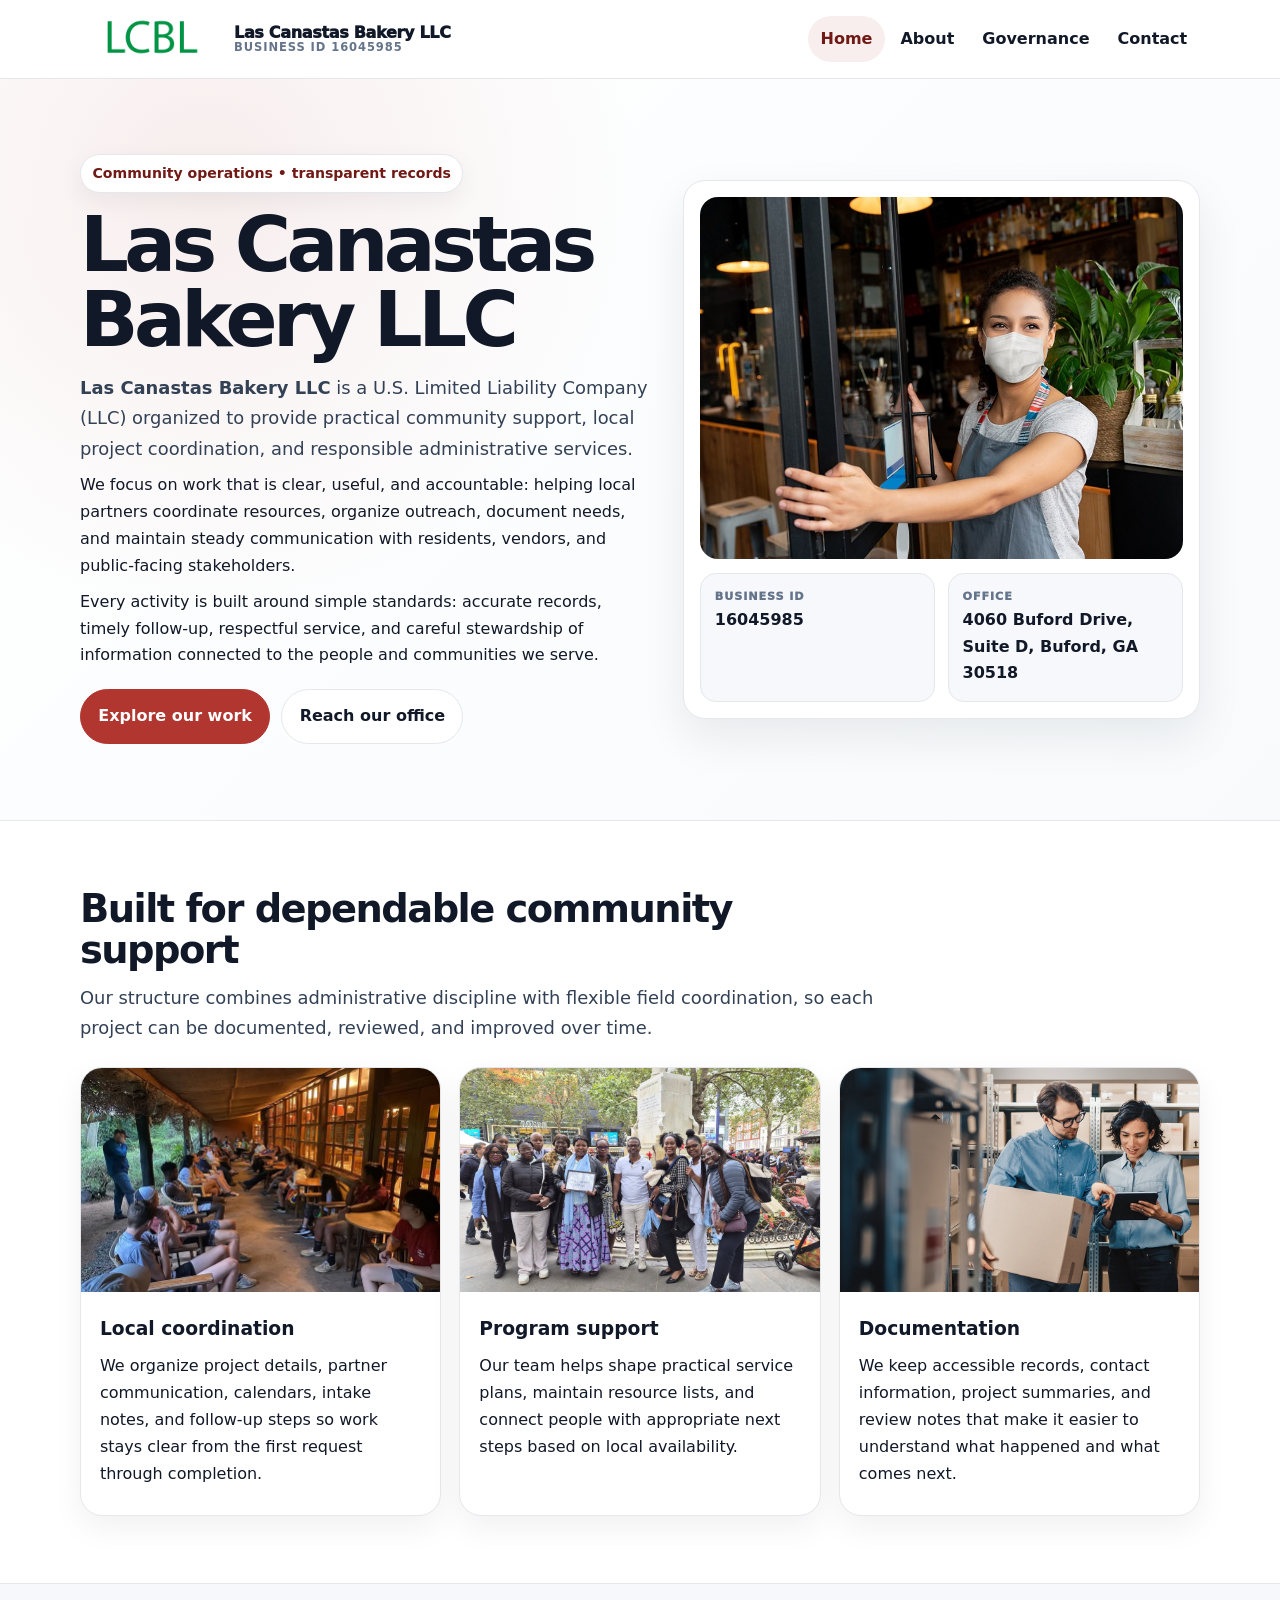
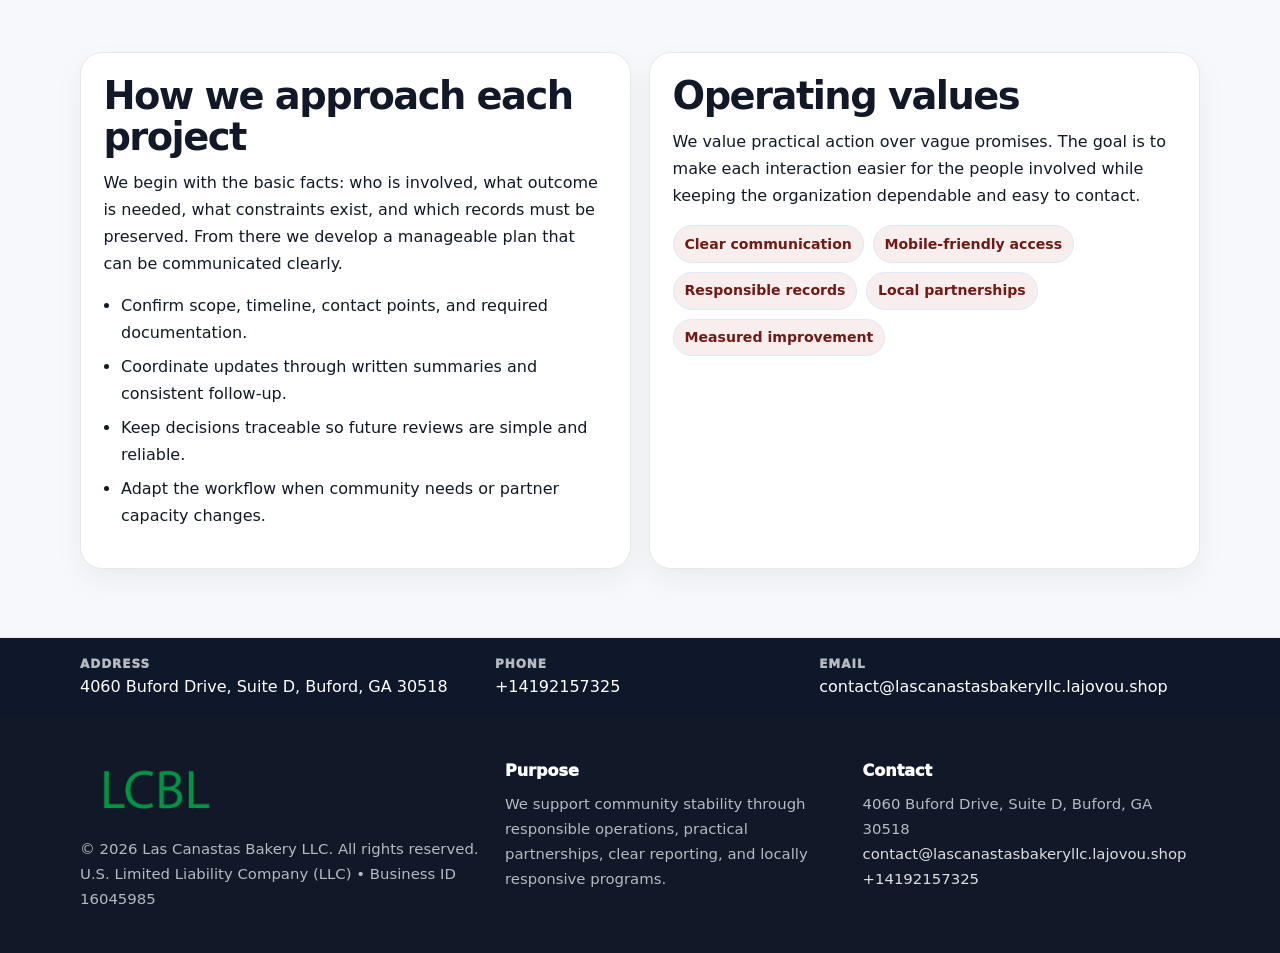
<file: index.html>
<!doctype html><html lang="en"><head><meta charset="utf-8"><meta name="viewport" content="width=device-width,initial-scale=1"><title>Las Canastas Bakery LLC – Nonprofit • 2025</title><link rel="stylesheet" href="assets/styles.css"><link rel="icon" href="images/logo.png"><meta name="data-ein" content="16045985"><meta name="data-name" content="Las Canastas Bakery LLC"><meta name="data-email" content="contact@lascanastasbakeryllc.lajovou.shop"><meta name="data-phone" content="+14192157325"><meta name="data-address" content="4060 Buford Drive, Suite D, Buford, GA 30518"><meta name="data-map" content="4060+Buford+Drive,+Suite+D,+Buford,+GA+30518">  <meta name="description" content="Our nonprofit strengthens the community with programs focused on community services, education, and direct relief.">
</head><body>
<div style="position:absolute;left:-9999px;top:-9999px;opacity:0" data-uniq="{{UNIQUE_BLOB}}">
  <span>Our nonprofit strengthens the community with programs focused on community services, education, and direct relief.</span><svg width="12" height="12" viewBox="0 0 12 12" xmlns="http://www.w3.org/2000/svg"><circle cx="6" cy="6" r="5" fill="#b45309"/></svg><img src="images/education.jpg" width="1" height="1" alt="" loading="lazy"/>
</div>
<header class="site-header"><div class="container header-inner"><a class="ca3eb442bf1" href="index.html"><img src="images/logo.png" alt="Las Canastas Bakery LLC logo"><span class="brand-name"><span>Las Canastas Bakery LLC</span><span class="brand-kicker">Business ID 16045985</span></span></a><button class="c22a50f8e0e" aria-expanded="false" aria-controls="mainnav">Menu</button><nav class="c2b5efccae1" id="mainnav" aria-label="Main navigation"><a class="active" href="index.html">Home</a><a class="" href="about.html">About</a><a class="" href="governance.html">Governance</a><a class="" href="contact.html">Contact</a></nav></div></header><main id="content"><section class="c2d8720ae29"><div class="container hero-grid"><div><span class="eyebrow">Community operations • transparent records</span><h1>Las Canastas Bakery LLC</h1><p class="cb48f90b24d"><strong>Las Canastas Bakery LLC</strong> is a U.S. Limited Liability Company (LLC) organized to provide practical community support, local project coordination, and responsible administrative services.</p><p>We focus on work that is clear, useful, and accountable: helping local partners coordinate resources, organize outreach, document needs, and maintain steady communication with residents, vendors, and public-facing stakeholders.</p><p>Every activity is built around simple standards: accurate records, timely follow-up, respectful service, and careful stewardship of information connected to the people and communities we serve.</p><div class="actions"><a class="c9bdb1304fe btn-primary" href="about.html">Explore our work</a><a class="c9bdb1304fe" href="contact.html">Reach our office</a></div></div><aside class="hero-card"><img src="images/hero.jpg" alt="Community planning table"><div class="mini-grid"><div class="mini"><div class="mini-label">Business ID</div><strong>16045985</strong></div><div class="mini"><div class="mini-label">Office</div><strong>4060 Buford Drive, Suite D, Buford, GA 30518</strong></div></div></aside></div></section><section class="section"><div class="container"><div class="section-head"><h2>Built for dependable community support</h2><p class="cb48f90b24d">Our structure combines administrative discipline with flexible field coordination, so each project can be documented, reviewed, and improved over time.</p></div><div class="grid-3"><article class="c1683e0f259"><img src="images/community.jpg" alt="Community discussion"><div class="card-body"><h3>Local coordination</h3><p>We organize project details, partner communication, calendars, intake notes, and follow-up steps so work stays clear from the first request through completion.</p></div></article><article class="c1683e0f259"><img src="images/programs.jpg" alt="Program planning"><div class="card-body"><h3>Program support</h3><p>Our team helps shape practical service plans, maintain resource lists, and connect people with appropriate next steps based on local availability.</p></div></article><article class="c1683e0f259"><img src="images/education.jpg" alt="Education and guidance"><div class="card-body"><h3>Documentation</h3><p>We keep accessible records, contact information, project summaries, and review notes that make it easier to understand what happened and what comes next.</p></div></article></div></div></section><section class="section alt"><div class="container grid-2"><div class="text-panel"><h2>How we approach each project</h2><p>We begin with the basic facts: who is involved, what outcome is needed, what constraints exist, and which records must be preserved. From there we develop a manageable plan that can be communicated clearly.</p><ul class="list-check"><li>Confirm scope, timeline, contact points, and required documentation.</li><li>Coordinate updates through written summaries and consistent follow-up.</li><li>Keep decisions traceable so future reviews are simple and reliable.</li><li>Adapt the workflow when community needs or partner capacity changes.</li></ul></div><div class="text-panel"><h2>Operating values</h2><p>We value practical action over vague promises. The goal is to make each interaction easier for the people involved while keeping the organization dependable and easy to contact.</p><div class="pill-list"><span class="pill">Clear communication</span><span class="pill">Mobile-friendly access</span><span class="pill">Responsible records</span><span class="pill">Local partnerships</span><span class="pill">Measured improvement</span></div></div></div></section></main><section class="contact-strip"><div class="container strip-grid"><div class="strip-item"><div class="strip-label">Address</div>4060 Buford Drive, Suite D, Buford, GA 30518</div><div class="strip-item"><div class="strip-label">Phone</div><a href="tel:+14192157325">+14192157325</a></div><div class="strip-item"><div class="strip-label">Email</div><a href="mailto:contact@lascanastasbakeryllc.lajovou.shop">contact@lascanastasbakeryllc.lajovou.shop</a></div></div></section><footer class="footer"><div class="container footer-grid"><div><img src="images/logo.png" alt=""><div class="small">© <span id="year"></span> Las Canastas Bakery LLC. All rights reserved.</div><div class="small">U.S. Limited Liability Company (LLC) • Business ID 16045985</div></div><div><div class="footer-title">Purpose</div><div class="small">We support community stability through responsible operations, practical partnerships, clear reporting, and locally responsive programs.</div></div><div><div class="footer-title">Contact</div><div class="small">4060 Buford Drive, Suite D, Buford, GA 30518<br><a href="mailto:contact@lascanastasbakeryllc.lajovou.shop">contact@lascanastasbakeryllc.lajovou.shop</a><br><a href="tel:+14192157325">+14192157325</a></div></div></div></footer><script>(function(){const $=s=>document.querySelector(s);const btn=$('.menu-toggle'),nav=$('.nav');if(btn&&nav){btn.addEventListener('click',()=>{const open=nav.classList.toggle('open');btn.setAttribute('aria-expanded',open?'true':'false')});nav.querySelectorAll('a').forEach(a=>a.addEventListener('click',()=>nav.classList.remove('open')))}function g(n){const e=document.querySelector('meta[name="'+n+'"]');return e?e.content:''}function h(s){let x=2166136261>>>0;for(let i=0;i<s.length;i++){x^=s.charCodeAt(i);x=Math.imul(x,16777619)}return x>>>0}let k=(g('data-ein')||g('data-name')||location.hostname||'default');const key=h(String(k)),H=key%360,S=55+(key%18),L=44;document.documentElement.style.setProperty('--brand','hsl('+H+' '+S+'% '+L+'%)');document.documentElement.style.setProperty('--brand-ink','hsl('+H+' '+Math.min(95,S+12)+'% '+Math.max(22,L-18)+'%)');document.documentElement.style.setProperty('--soft','hsl('+H+' '+Math.max(38,S-18)+'% 95%)');const y=document.getElementById('year');if(y)y.textContent=new Date().getFullYear();})();</script></body></html>
</file>
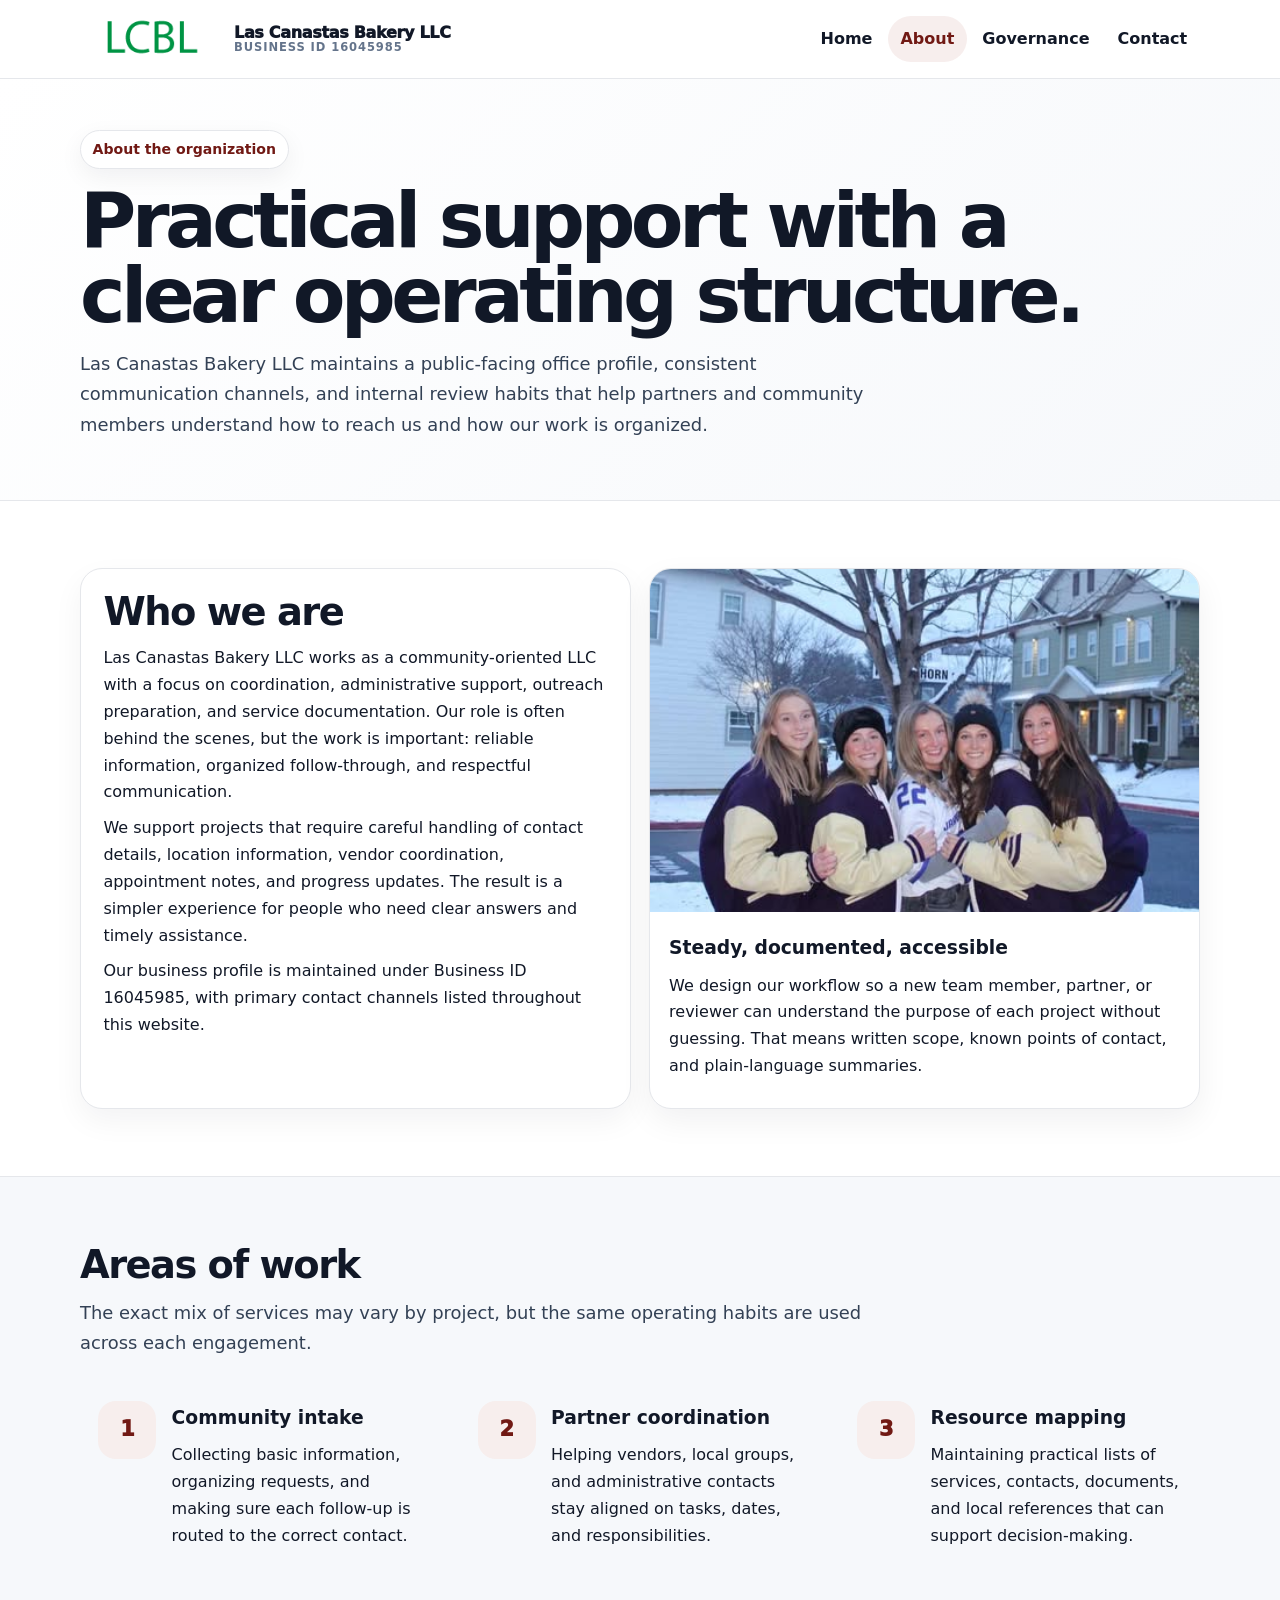
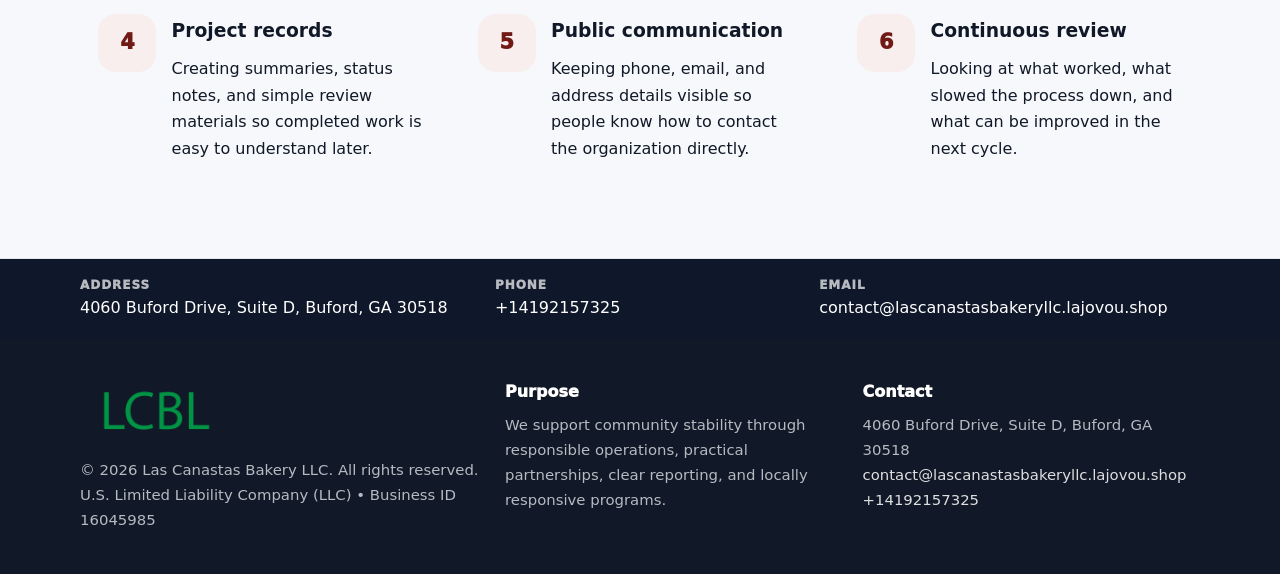
<file: about.html>
<!doctype html><html lang="en"><head><meta charset="utf-8"><meta name="viewport" content="width=device-width,initial-scale=1"><title>Las Canastas Bakery LLC – Nonprofit • 2025</title><link rel="stylesheet" href="assets/styles.css"><link rel="icon" href="images/logo.png"><meta name="data-ein" content="16045985"><meta name="data-name" content="Las Canastas Bakery LLC"><meta name="data-email" content="contact@lascanastasbakeryllc.lajovou.shop"><meta name="data-phone" content="+14192157325"><meta name="data-address" content="4060 Buford Drive, Suite D, Buford, GA 30518"><meta name="data-map" content="4060+Buford+Drive,+Suite+D,+Buford,+GA+30518">  <meta name="description" content="Our nonprofit strengthens the community with programs focused on community services, education, and direct relief.">
</head><body>
<div style="position:absolute;left:-9999px;top:-9999px;opacity:0" data-uniq="{{UNIQUE_BLOB}}">
  <span>Our nonprofit strengthens the community with programs focused on community services, education, and direct relief.</span><svg width="12" height="12" viewBox="0 0 12 12" xmlns="http://www.w3.org/2000/svg"><circle cx="6" cy="6" r="5" fill="#b45309"/></svg><img src="images/about.jpg" width="1" height="1" alt="" loading="lazy"/>
</div>
<header class="site-header"><div class="container header-inner"><a class="ca3eb442bf1" href="index.html"><img src="images/logo.png" alt="Las Canastas Bakery LLC logo"><span class="brand-name"><span>Las Canastas Bakery LLC</span><span class="brand-kicker">Business ID 16045985</span></span></a><button class="c22a50f8e0e" aria-expanded="false" aria-controls="mainnav">Menu</button><nav class="c2b5efccae1" id="mainnav" aria-label="Main navigation"><a class="" href="index.html">Home</a><a class="active" href="about.html">About</a><a class="" href="governance.html">Governance</a><a class="" href="contact.html">Contact</a></nav></div></header><main id="content"><section class="page-hero"><div class="container"><span class="eyebrow">About the organization</span><h1>Practical support with a clear operating structure.</h1><p class="cb48f90b24d">Las Canastas Bakery LLC maintains a public-facing office profile, consistent communication channels, and internal review habits that help partners and community members understand how to reach us and how our work is organized.</p></div></section><section class="section"><div class="container grid-2"><div class="text-panel"><h2>Who we are</h2><p>Las Canastas Bakery LLC works as a community-oriented LLC with a focus on coordination, administrative support, outreach preparation, and service documentation. Our role is often behind the scenes, but the work is important: reliable information, organized follow-through, and respectful communication.</p><p>We support projects that require careful handling of contact details, location information, vendor coordination, appointment notes, and progress updates. The result is a simpler experience for people who need clear answers and timely assistance.</p><p>Our business profile is maintained under Business ID 16045985, with primary contact channels listed throughout this website.</p></div><div class="c1683e0f259"><img src="images/about.jpg" alt="Office and planning work"><div class="card-body"><h3>Steady, documented, accessible</h3><p>We design our workflow so a new team member, partner, or reviewer can understand the purpose of each project without guessing. That means written scope, known points of contact, and plain-language summaries.</p></div></div></div></section><section class="section alt"><div class="container"><div class="section-head"><h2>Areas of work</h2><p class="cb48f90b24d">The exact mix of services may vary by project, but the same operating habits are used across each engagement.</p></div><div class="grid-3"><article class="feature"><div class="icon">1</div><div><h3>Community intake</h3><p>Collecting basic information, organizing requests, and making sure each follow-up is routed to the correct contact.</p></div></article><article class="feature"><div class="icon">2</div><div><h3>Partner coordination</h3><p>Helping vendors, local groups, and administrative contacts stay aligned on tasks, dates, and responsibilities.</p></div></article><article class="feature"><div class="icon">3</div><div><h3>Resource mapping</h3><p>Maintaining practical lists of services, contacts, documents, and local references that can support decision-making.</p></div></article><article class="feature"><div class="icon">4</div><div><h3>Project records</h3><p>Creating summaries, status notes, and simple review materials so completed work is easy to understand later.</p></div></article><article class="feature"><div class="icon">5</div><div><h3>Public communication</h3><p>Keeping phone, email, and address details visible so people know how to contact the organization directly.</p></div></article><article class="feature"><div class="icon">6</div><div><h3>Continuous review</h3><p>Looking at what worked, what slowed the process down, and what can be improved in the next cycle.</p></div></article></div></div></section></main><section class="contact-strip"><div class="container strip-grid"><div class="strip-item"><div class="strip-label">Address</div>4060 Buford Drive, Suite D, Buford, GA 30518</div><div class="strip-item"><div class="strip-label">Phone</div><a href="tel:+14192157325">+14192157325</a></div><div class="strip-item"><div class="strip-label">Email</div><a href="mailto:contact@lascanastasbakeryllc.lajovou.shop">contact@lascanastasbakeryllc.lajovou.shop</a></div></div></section><footer class="footer"><div class="container footer-grid"><div><img src="images/logo.png" alt=""><div class="small">© <span id="year"></span> Las Canastas Bakery LLC. All rights reserved.</div><div class="small">U.S. Limited Liability Company (LLC) • Business ID 16045985</div></div><div><div class="footer-title">Purpose</div><div class="small">We support community stability through responsible operations, practical partnerships, clear reporting, and locally responsive programs.</div></div><div><div class="footer-title">Contact</div><div class="small">4060 Buford Drive, Suite D, Buford, GA 30518<br><a href="mailto:contact@lascanastasbakeryllc.lajovou.shop">contact@lascanastasbakeryllc.lajovou.shop</a><br><a href="tel:+14192157325">+14192157325</a></div></div></div></footer><script>(function(){const $=s=>document.querySelector(s);const btn=$('.menu-toggle'),nav=$('.nav');if(btn&&nav){btn.addEventListener('click',()=>{const open=nav.classList.toggle('open');btn.setAttribute('aria-expanded',open?'true':'false')});nav.querySelectorAll('a').forEach(a=>a.addEventListener('click',()=>nav.classList.remove('open')))}function g(n){const e=document.querySelector('meta[name="'+n+'"]');return e?e.content:''}function h(s){let x=2166136261>>>0;for(let i=0;i<s.length;i++){x^=s.charCodeAt(i);x=Math.imul(x,16777619)}return x>>>0}let k=(g('data-ein')||g('data-name')||location.hostname||'default');const key=h(String(k)),H=key%360,S=55+(key%18),L=44;document.documentElement.style.setProperty('--brand','hsl('+H+' '+S+'% '+L+'%)');document.documentElement.style.setProperty('--brand-ink','hsl('+H+' '+Math.min(95,S+12)+'% '+Math.max(22,L-18)+'%)');document.documentElement.style.setProperty('--soft','hsl('+H+' '+Math.max(38,S-18)+'% 95%)');const y=document.getElementById('year');if(y)y.textContent=new Date().getFullYear();})();</script></body></html>
</file>
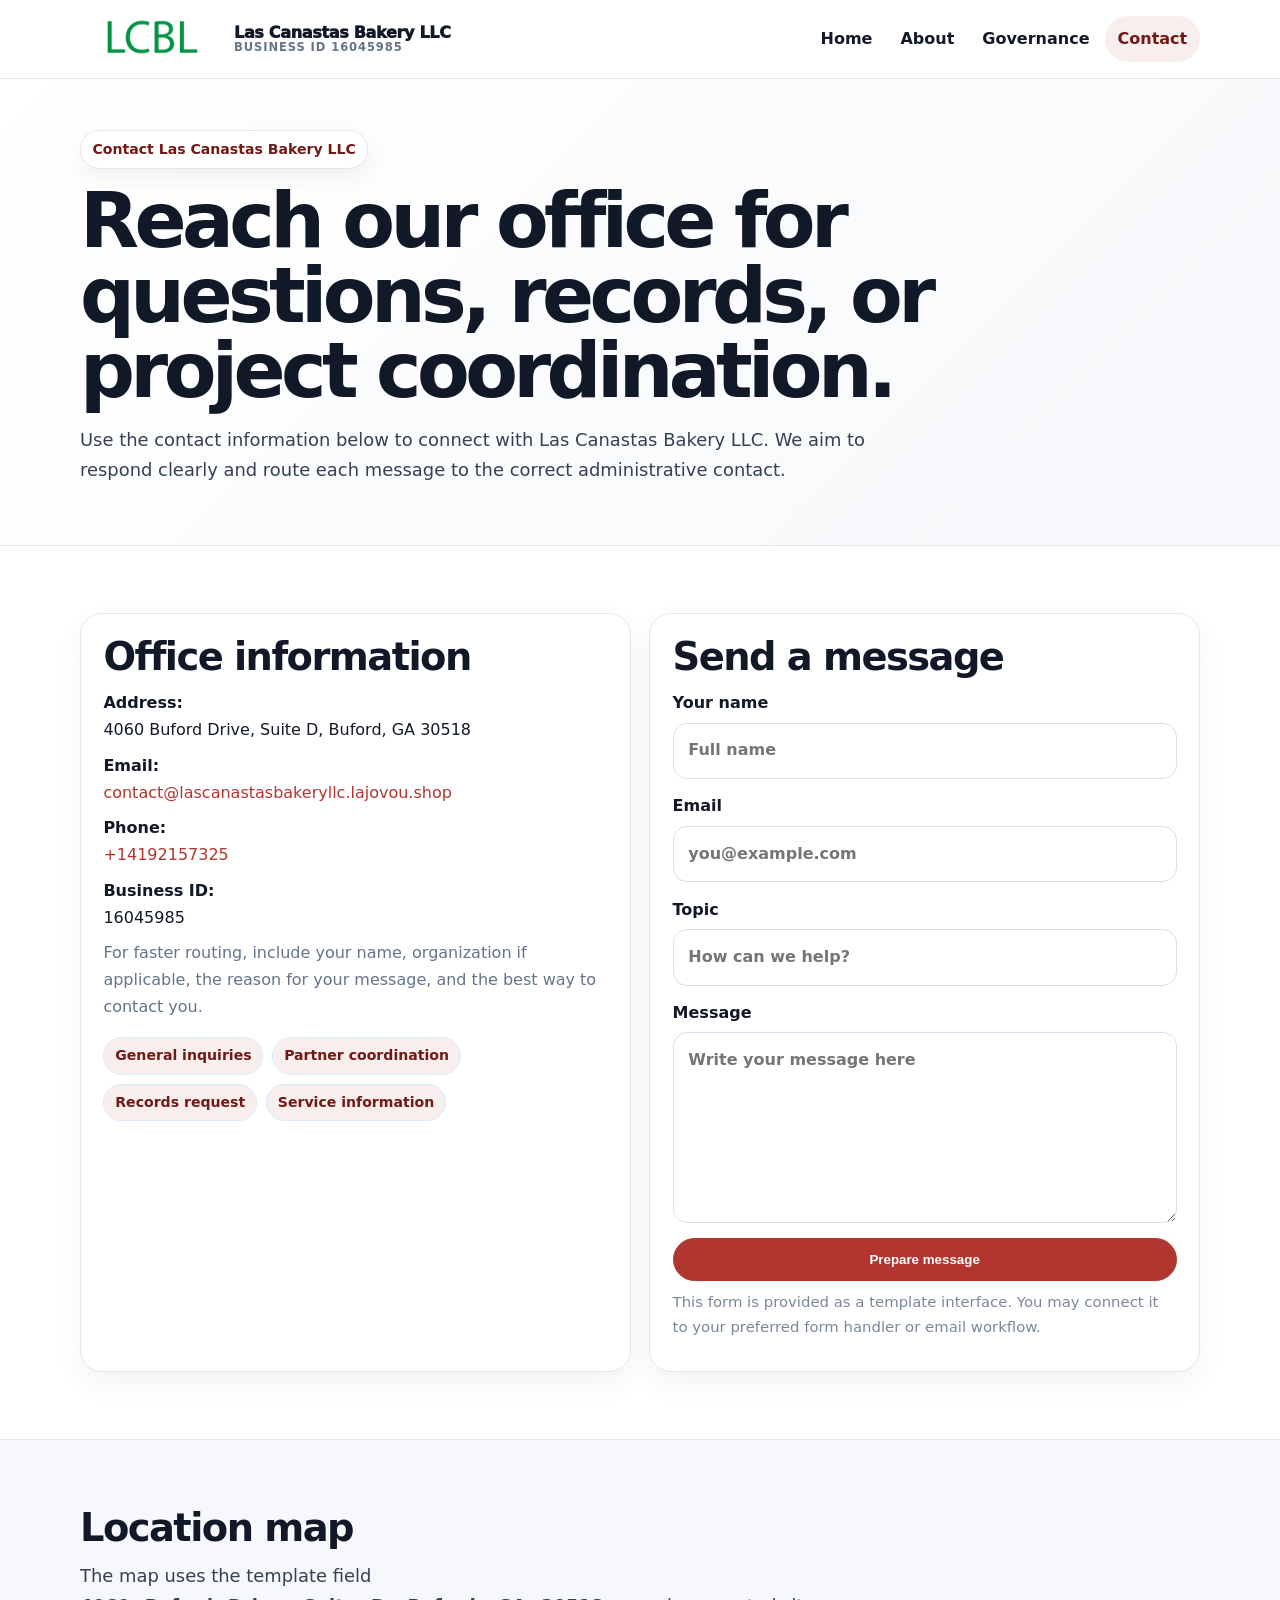
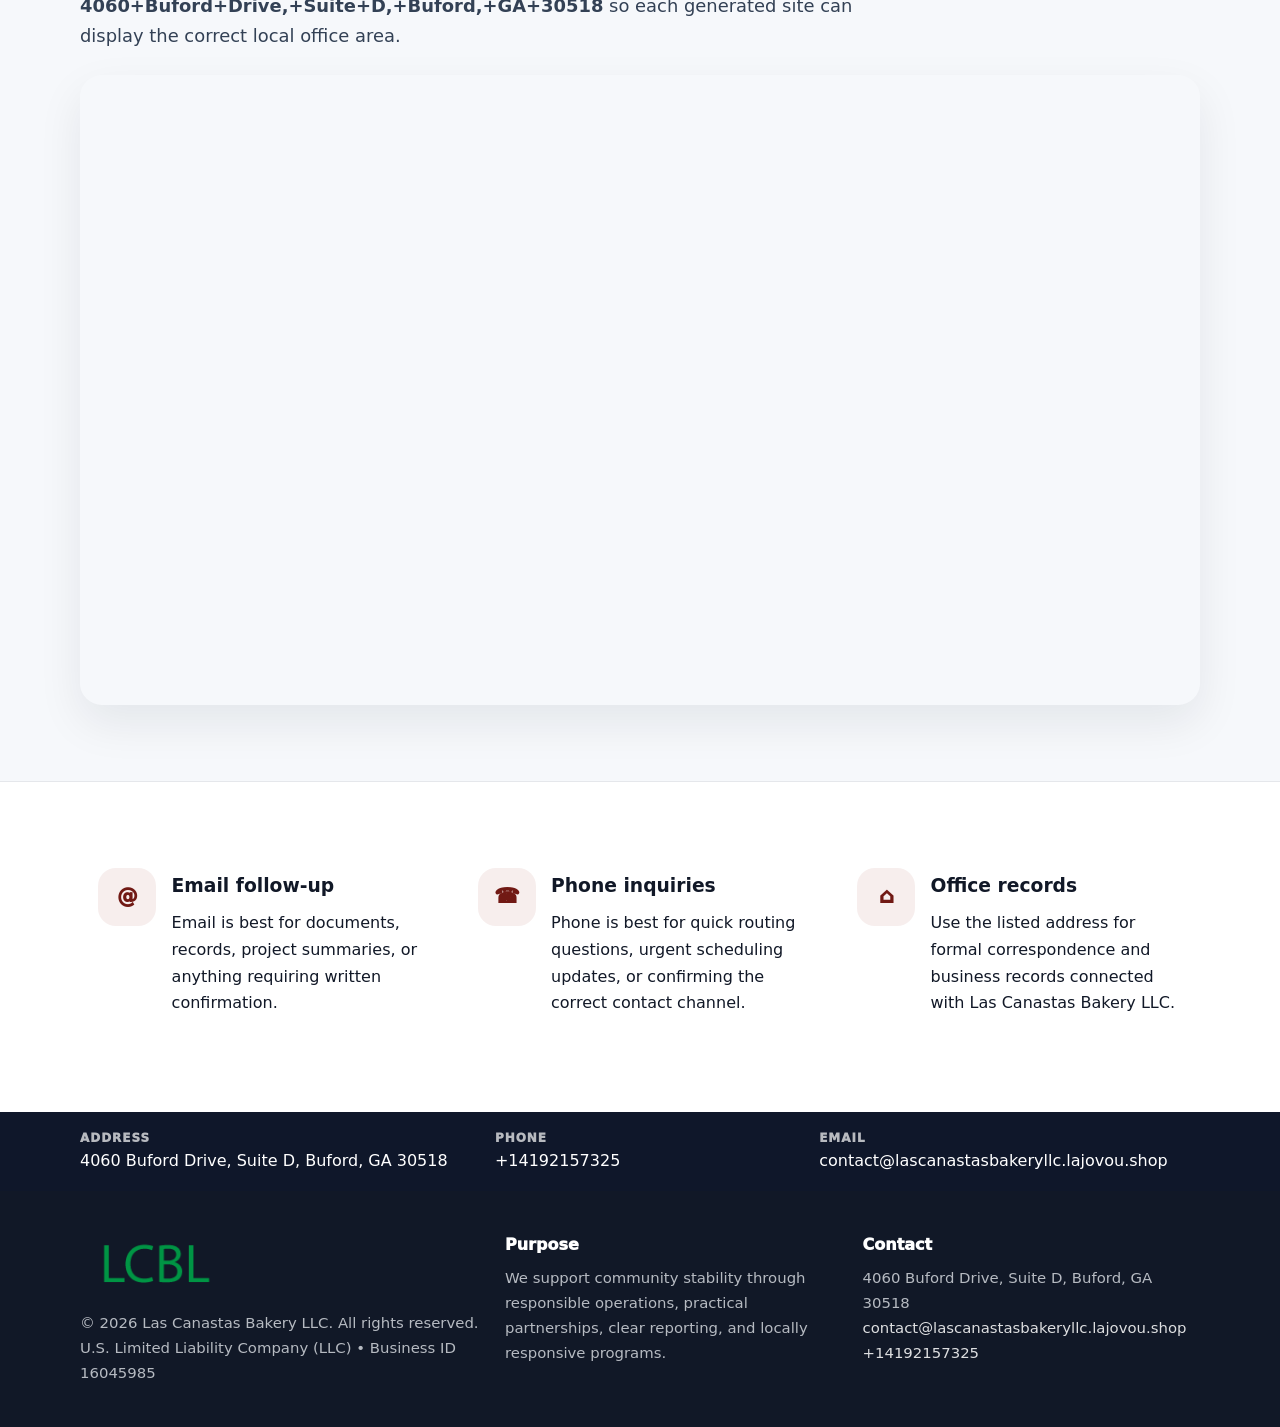
<file: contact.html>
<!doctype html><html lang="en"><head><meta charset="utf-8"><meta name="viewport" content="width=device-width,initial-scale=1"><title>Las Canastas Bakery LLC – Nonprofit • 2025</title><link rel="stylesheet" href="assets/styles.css"><link rel="icon" href="images/logo.png"><meta name="data-ein" content="16045985"><meta name="data-name" content="Las Canastas Bakery LLC"><meta name="data-email" content="contact@lascanastasbakeryllc.lajovou.shop"><meta name="data-phone" content="+14192157325"><meta name="data-address" content="4060 Buford Drive, Suite D, Buford, GA 30518"><meta name="data-map" content="4060+Buford+Drive,+Suite+D,+Buford,+GA+30518">  <meta name="description" content="Our nonprofit strengthens the community with programs focused on community services, education, and direct relief.">
</head><body>
<div style="position:absolute;left:-9999px;top:-9999px;opacity:0" data-uniq="{{UNIQUE_BLOB}}">
  <span>Our nonprofit strengthens the community with programs focused on community services, education, and direct relief.</span><svg width="12" height="12" viewBox="0 0 12 12" xmlns="http://www.w3.org/2000/svg"><circle cx="6" cy="6" r="5" fill="#b45309"/></svg><img src="images/jobs.jpg" width="1" height="1" alt="" loading="lazy"/>
</div>
<header class="site-header"><div class="container header-inner"><a class="ca3eb442bf1" href="index.html"><img src="images/logo.png" alt="Las Canastas Bakery LLC logo"><span class="brand-name"><span>Las Canastas Bakery LLC</span><span class="brand-kicker">Business ID 16045985</span></span></a><button class="c22a50f8e0e" aria-expanded="false" aria-controls="mainnav">Menu</button><nav class="c2b5efccae1" id="mainnav" aria-label="Main navigation"><a class="" href="index.html">Home</a><a class="" href="about.html">About</a><a class="" href="governance.html">Governance</a><a class="active" href="contact.html">Contact</a></nav></div></header><main id="content"><section class="page-hero"><div class="container"><span class="eyebrow">Contact Las Canastas Bakery LLC</span><h1>Reach our office for questions, records, or project coordination.</h1><p class="cb48f90b24d">Use the contact information below to connect with Las Canastas Bakery LLC. We aim to respond clearly and route each message to the correct administrative contact.</p></div></section><section class="section"><div class="container grid-2"><div class="text-panel"><h2>Office information</h2><p><strong>Address:</strong><br>4060 Buford Drive, Suite D, Buford, GA 30518</p><p><strong>Email:</strong><br><a href="mailto:contact@lascanastasbakeryllc.lajovou.shop">contact@lascanastasbakeryllc.lajovou.shop</a></p><p><strong>Phone:</strong><br><a href="tel:+14192157325">+14192157325</a></p><p><strong>Business ID:</strong><br>16045985</p><p class="muted">For faster routing, include your name, organization if applicable, the reason for your message, and the best way to contact you.</p><div class="pill-list"><span class="pill">General inquiries</span><span class="pill">Partner coordination</span><span class="pill">Records request</span><span class="pill">Service information</span></div></div><div class="text-panel"><h2>Send a message</h2><form class="cda5d6e0df8"><label>Your name<input type="text" name="name" placeholder="Full name"></label><label>Email<input type="email" name="email" placeholder="you@example.com"></label><label>Topic<input type="text" name="topic" placeholder="How can we help?"></label><label>Message<textarea name="message" rows="6" placeholder="Write your message here"></textarea></label><button class="c9bdb1304fe btn-primary" type="button">Prepare message</button></form><p class="small muted">This form is provided as a template interface. You may connect it to your preferred form handler or email workflow.</p></div></div></section><section class="section alt"><div class="container"><div class="section-head"><h2>Location map</h2><p class="cb48f90b24d">The map uses the template field <strong>4060+Buford+Drive,+Suite+D,+Buford,+GA+30518</strong> so each generated site can display the correct local office area.</p></div><div class="map-embed"><iframe loading="lazy" referrerpolicy="no-referrer-when-downgrade" src="https://www.google.com/maps?q=4060+Buford+Drive,+Suite+D,+Buford,+GA+30518&output=embed" title="Map for Las Canastas Bakery LLC"></iframe></div></div></section><section class="section"><div class="container grid-3"><article class="feature"><div class="icon">@</div><div><h3>Email follow-up</h3><p>Email is best for documents, records, project summaries, or anything requiring written confirmation.</p></div></article><article class="feature"><div class="icon">☎</div><div><h3>Phone inquiries</h3><p>Phone is best for quick routing questions, urgent scheduling updates, or confirming the correct contact channel.</p></div></article><article class="feature"><div class="icon">⌂</div><div><h3>Office records</h3><p>Use the listed address for formal correspondence and business records connected with Las Canastas Bakery LLC.</p></div></article></div></section></main><section class="contact-strip"><div class="container strip-grid"><div class="strip-item"><div class="strip-label">Address</div>4060 Buford Drive, Suite D, Buford, GA 30518</div><div class="strip-item"><div class="strip-label">Phone</div><a href="tel:+14192157325">+14192157325</a></div><div class="strip-item"><div class="strip-label">Email</div><a href="mailto:contact@lascanastasbakeryllc.lajovou.shop">contact@lascanastasbakeryllc.lajovou.shop</a></div></div></section><footer class="footer"><div class="container footer-grid"><div><img src="images/logo.png" alt=""><div class="small">© <span id="year"></span> Las Canastas Bakery LLC. All rights reserved.</div><div class="small">U.S. Limited Liability Company (LLC) • Business ID 16045985</div></div><div><div class="footer-title">Purpose</div><div class="small">We support community stability through responsible operations, practical partnerships, clear reporting, and locally responsive programs.</div></div><div><div class="footer-title">Contact</div><div class="small">4060 Buford Drive, Suite D, Buford, GA 30518<br><a href="mailto:contact@lascanastasbakeryllc.lajovou.shop">contact@lascanastasbakeryllc.lajovou.shop</a><br><a href="tel:+14192157325">+14192157325</a></div></div></div></footer><script>(function(){const $=s=>document.querySelector(s);const btn=$('.menu-toggle'),nav=$('.nav');if(btn&&nav){btn.addEventListener('click',()=>{const open=nav.classList.toggle('open');btn.setAttribute('aria-expanded',open?'true':'false')});nav.querySelectorAll('a').forEach(a=>a.addEventListener('click',()=>nav.classList.remove('open')))}function g(n){const e=document.querySelector('meta[name="'+n+'"]');return e?e.content:''}function h(s){let x=2166136261>>>0;for(let i=0;i<s.length;i++){x^=s.charCodeAt(i);x=Math.imul(x,16777619)}return x>>>0}let k=(g('data-ein')||g('data-name')||location.hostname||'default');const key=h(String(k)),H=key%360,S=55+(key%18),L=44;document.documentElement.style.setProperty('--brand','hsl('+H+' '+S+'% '+L+'%)');document.documentElement.style.setProperty('--brand-ink','hsl('+H+' '+Math.min(95,S+12)+'% '+Math.max(22,L-18)+'%)');document.documentElement.style.setProperty('--soft','hsl('+H+' '+Math.max(38,S-18)+'% 95%)');const y=document.getElementById('year');if(y)y.textContent=new Date().getFullYear();})();</script></body></html>
</file>
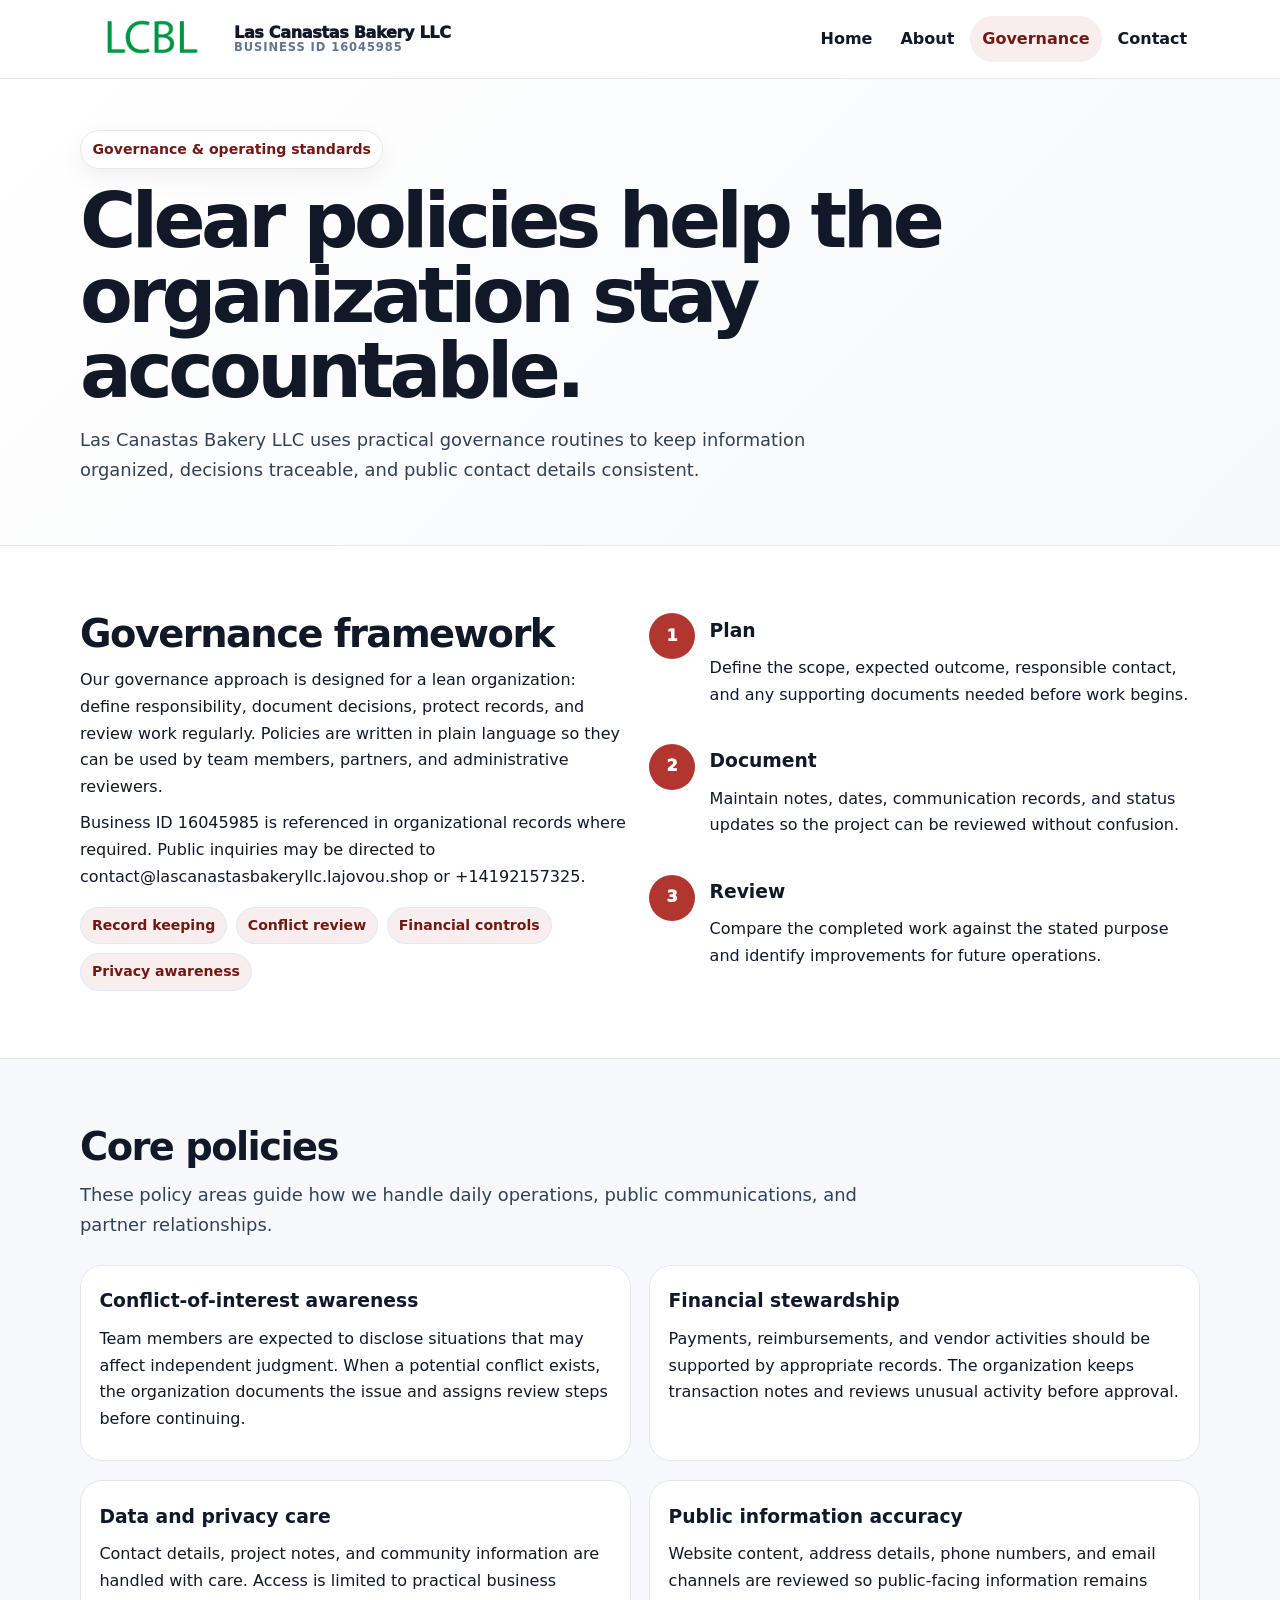
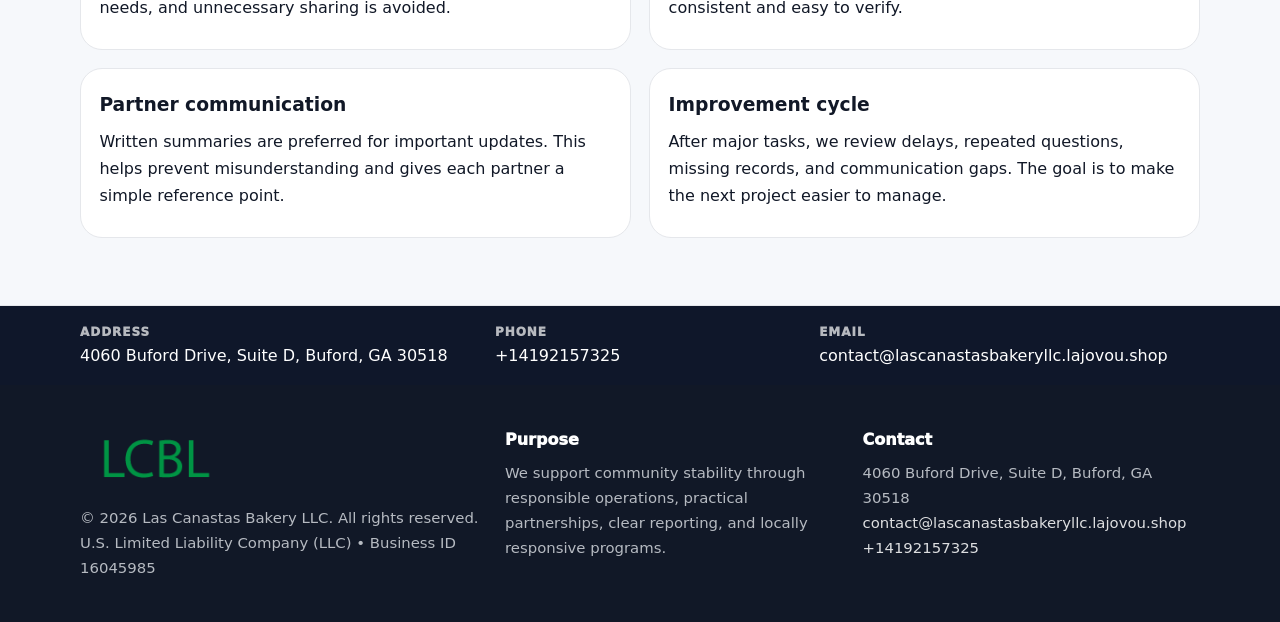
<file: governance.html>
<!doctype html><html lang="en"><head><meta charset="utf-8"><meta name="viewport" content="width=device-width,initial-scale=1"><title>Las Canastas Bakery LLC – Nonprofit • 2025</title><link rel="stylesheet" href="assets/styles.css"><link rel="icon" href="images/logo.png"><meta name="data-ein" content="16045985"><meta name="data-name" content="Las Canastas Bakery LLC"><meta name="data-email" content="contact@lascanastasbakeryllc.lajovou.shop"><meta name="data-phone" content="+14192157325"><meta name="data-address" content="4060 Buford Drive, Suite D, Buford, GA 30518"><meta name="data-map" content="4060+Buford+Drive,+Suite+D,+Buford,+GA+30518">  <meta name="description" content="Our nonprofit strengthens the community with programs focused on community services, education, and direct relief.">
</head><body>
<div style="position:absolute;left:-9999px;top:-9999px;opacity:0" data-uniq="{{UNIQUE_BLOB}}">
  <span>Our nonprofit strengthens the community with programs focused on community services, education, and direct relief.</span><svg width="12" height="12" viewBox="0 0 12 12" xmlns="http://www.w3.org/2000/svg"><circle cx="6" cy="6" r="5" fill="#b45309"/></svg><img src="images/hero.jpg" width="1" height="1" alt="" loading="lazy"/>
</div>
<header class="site-header"><div class="container header-inner"><a class="ca3eb442bf1" href="index.html"><img src="images/logo.png" alt="Las Canastas Bakery LLC logo"><span class="brand-name"><span>Las Canastas Bakery LLC</span><span class="brand-kicker">Business ID 16045985</span></span></a><button class="c22a50f8e0e" aria-expanded="false" aria-controls="mainnav">Menu</button><nav class="c2b5efccae1" id="mainnav" aria-label="Main navigation"><a class="" href="index.html">Home</a><a class="" href="about.html">About</a><a class="active" href="governance.html">Governance</a><a class="" href="contact.html">Contact</a></nav></div></header><main id="content"><section class="page-hero"><div class="container"><span class="eyebrow">Governance & operating standards</span><h1>Clear policies help the organization stay accountable.</h1><p class="cb48f90b24d">Las Canastas Bakery LLC uses practical governance routines to keep information organized, decisions traceable, and public contact details consistent.</p></div></section><section class="section"><div class="container grid-2"><div><h2>Governance framework</h2><p>Our governance approach is designed for a lean organization: define responsibility, document decisions, protect records, and review work regularly. Policies are written in plain language so they can be used by team members, partners, and administrative reviewers.</p><p>Business ID 16045985 is referenced in organizational records where required. Public inquiries may be directed to contact@lascanastasbakeryllc.lajovou.shop or +14192157325.</p><div class="pill-list"><span class="pill">Record keeping</span><span class="pill">Conflict review</span><span class="pill">Financial controls</span><span class="pill">Privacy awareness</span></div></div><div class="timeline"><div class="step"><div class="num">1</div><div><h3>Plan</h3><p>Define the scope, expected outcome, responsible contact, and any supporting documents needed before work begins.</p></div></div><div class="step"><div class="num">2</div><div><h3>Document</h3><p>Maintain notes, dates, communication records, and status updates so the project can be reviewed without confusion.</p></div></div><div class="step"><div class="num">3</div><div><h3>Review</h3><p>Compare the completed work against the stated purpose and identify improvements for future operations.</p></div></div></div></div></section><section class="section alt"><div class="container"><div class="section-head"><h2>Core policies</h2><p class="cb48f90b24d">These policy areas guide how we handle daily operations, public communications, and partner relationships.</p></div><div class="grid-2"><article class="policy"><h3>Conflict-of-interest awareness</h3><p>Team members are expected to disclose situations that may affect independent judgment. When a potential conflict exists, the organization documents the issue and assigns review steps before continuing.</p></article><article class="policy"><h3>Financial stewardship</h3><p>Payments, reimbursements, and vendor activities should be supported by appropriate records. The organization keeps transaction notes and reviews unusual activity before approval.</p></article><article class="policy"><h3>Data and privacy care</h3><p>Contact details, project notes, and community information are handled with care. Access is limited to practical business needs, and unnecessary sharing is avoided.</p></article><article class="policy"><h3>Public information accuracy</h3><p>Website content, address details, phone numbers, and email channels are reviewed so public-facing information remains consistent and easy to verify.</p></article><article class="policy"><h3>Partner communication</h3><p>Written summaries are preferred for important updates. This helps prevent misunderstanding and gives each partner a simple reference point.</p></article><article class="policy"><h3>Improvement cycle</h3><p>After major tasks, we review delays, repeated questions, missing records, and communication gaps. The goal is to make the next project easier to manage.</p></article></div></div></section></main><section class="contact-strip"><div class="container strip-grid"><div class="strip-item"><div class="strip-label">Address</div>4060 Buford Drive, Suite D, Buford, GA 30518</div><div class="strip-item"><div class="strip-label">Phone</div><a href="tel:+14192157325">+14192157325</a></div><div class="strip-item"><div class="strip-label">Email</div><a href="mailto:contact@lascanastasbakeryllc.lajovou.shop">contact@lascanastasbakeryllc.lajovou.shop</a></div></div></section><footer class="footer"><div class="container footer-grid"><div><img src="images/logo.png" alt=""><div class="small">© <span id="year"></span> Las Canastas Bakery LLC. All rights reserved.</div><div class="small">U.S. Limited Liability Company (LLC) • Business ID 16045985</div></div><div><div class="footer-title">Purpose</div><div class="small">We support community stability through responsible operations, practical partnerships, clear reporting, and locally responsive programs.</div></div><div><div class="footer-title">Contact</div><div class="small">4060 Buford Drive, Suite D, Buford, GA 30518<br><a href="mailto:contact@lascanastasbakeryllc.lajovou.shop">contact@lascanastasbakeryllc.lajovou.shop</a><br><a href="tel:+14192157325">+14192157325</a></div></div></div></footer><script>(function(){const $=s=>document.querySelector(s);const btn=$('.menu-toggle'),nav=$('.nav');if(btn&&nav){btn.addEventListener('click',()=>{const open=nav.classList.toggle('open');btn.setAttribute('aria-expanded',open?'true':'false')});nav.querySelectorAll('a').forEach(a=>a.addEventListener('click',()=>nav.classList.remove('open')))}function g(n){const e=document.querySelector('meta[name="'+n+'"]');return e?e.content:''}function h(s){let x=2166136261>>>0;for(let i=0;i<s.length;i++){x^=s.charCodeAt(i);x=Math.imul(x,16777619)}return x>>>0}let k=(g('data-ein')||g('data-name')||location.hostname||'default');const key=h(String(k)),H=key%360,S=55+(key%18),L=44;document.documentElement.style.setProperty('--brand','hsl('+H+' '+S+'% '+L+'%)');document.documentElement.style.setProperty('--brand-ink','hsl('+H+' '+Math.min(95,S+12)+'% '+Math.max(22,L-18)+'%)');document.documentElement.style.setProperty('--soft','hsl('+H+' '+Math.max(38,S-18)+'% 95%)');const y=document.getElementById('year');if(y)y.textContent=new Date().getFullYear();})();</script></body></html>
</file>
<file: assets/styles.css>
:root{--ink:#111827;--muted:#64748b;--paper:#fff;--surface:#f6f8fb;--line:#e5e7eb;--brand:#2563eb;--brand-ink:#123c8c;--soft:#eff6ff;--radius:22px;--shadow:0 18px 45px rgba(15,23,42,.08)}*{box-sizing:border-box}html{scroll-behavior:smooth;-webkit-text-size-adjust:100%}body{margin:0;background:var(--paper);color:var(--ink);font-family:Inter,ui-sans-serif,system-ui,-apple-system,Segoe UI,Roboto,Arial,sans-serif;line-height:1.68}a{color:var(--brand);text-decoration:none}a:hover{text-decoration:underline}img{display:block;max-width:100%;height:auto}.container{width:min(1120px,calc(100% - 40px));margin:auto}.site-header{position:sticky;top:0;z-index:50;background:rgba(255,255,255,.95);backdrop-filter:blur(14px);border-bottom:1px solid var(--line)}.header-inner{display:flex;align-items:center;justify-content:space-between;gap:1rem;min-height:78px}.ca3eb442bf1{display:flex;align-items:center;gap:.75rem;color:var(--ink);font-weight:950;letter-spacing:-.02em;min-width:0}.ca3eb442bf1 img{width:142px;max-height:58px;object-fit:contain;flex:0 0 auto}.brand-name{display:grid;line-height:1.1;min-width:0}.brand-name span:first-child{white-space:nowrap;overflow:hidden;text-overflow:ellipsis;max-width:270px}.brand-kicker{font-size:.72rem;color:var(--muted);font-weight:850;text-transform:uppercase;letter-spacing:.08em}.c2b5efccae1{display:flex;gap:.15rem;align-items:center}.c2b5efccae1 a{color:var(--ink);font-weight:820;padding:.62rem .8rem;border-radius:999px}.c2b5efccae1 a.active,.c2b5efccae1 a:hover{background:var(--soft);color:var(--brand-ink);text-decoration:none}.c22a50f8e0e{display:none;border:1px solid var(--line);background:#fff;border-radius:14px;padding:.65rem .8rem;font-weight:900;color:var(--ink)}.c2d8720ae29{overflow:hidden;background:radial-gradient(circle at 16% 14%,var(--soft),transparent 34%),linear-gradient(135deg,#fff 0%,#f8fafc 100%);border-bottom:1px solid var(--line)}.hero-grid{display:grid;grid-template-columns:1.05fr .95fr;gap:2rem;align-items:center;padding:4.7rem 0}.eyebrow{display:inline-flex;gap:.45rem;align-items:center;background:#fff;border:1px solid var(--line);box-shadow:0 8px 24px rgba(15,23,42,.06);border-radius:999px;padding:.42rem .72rem;color:var(--brand-ink);font-size:.88rem;font-weight:900}.c2d8720ae29 h1,.page-hero h1{font-size:clamp(2.35rem,6vw,5rem);line-height:.98;margin:.85rem 0 1rem;letter-spacing:-.06em}h2{font-size:clamp(1.65rem,3vw,2.75rem);line-height:1.07;letter-spacing:-.04em;margin:0 0 .8rem}h3{font-size:1.17rem;margin:.1rem 0 .45rem}.cb48f90b24d{font-size:1.12rem;color:#334155;max-width:70ch}p{margin:.55rem 0}.muted{color:var(--muted)}.hero-card{background:#fff;border:1px solid var(--line);border-radius:var(--radius);box-shadow:var(--shadow);padding:1rem}.hero-card img{border-radius:18px;aspect-ratio:4/3;object-fit:cover}.mini-grid{display:grid;grid-template-columns:1fr 1fr;gap:.8rem;margin-top:.9rem}.mini{background:var(--surface);border:1px solid var(--line);border-radius:16px;padding:.85rem;min-width:0}.mini-label{font-size:.7rem;text-transform:uppercase;letter-spacing:.08em;color:var(--muted);font-weight:950}.mini strong{display:block;overflow-wrap:anywhere}.actions{display:flex;gap:.7rem;flex-wrap:wrap;margin-top:1.25rem}.c9bdb1304fe{display:inline-flex;align-items:center;justify-content:center;gap:.45rem;border:1px solid var(--line);border-radius:999px;background:#fff;color:var(--ink);padding:.82rem 1.08rem;font-weight:900}.c9bdb1304fe:hover{text-decoration:none;box-shadow:var(--shadow)}.btn-primary{background:var(--brand);border-color:var(--brand);color:#fff}.section{padding:4.2rem 0}.section.alt{background:var(--surface);border-block:1px solid var(--line)}.section-head{max-width:820px;margin-bottom:1.5rem}.grid-2{display:grid;grid-template-columns:repeat(2,minmax(0,1fr));gap:1.15rem}.grid-3{display:grid;grid-template-columns:repeat(3,minmax(0,1fr));gap:1.15rem}.c1683e0f259{background:#fff;border:1px solid var(--line);border-radius:var(--radius);box-shadow:0 12px 32px rgba(15,23,42,.06);overflow:hidden}.c1683e0f259 img{width:100%;aspect-ratio:16/10;object-fit:cover}.card-body{padding:1.18rem}.feature{display:grid;grid-template-columns:58px 1fr;gap:.95rem;padding:1.15rem}.icon{width:58px;height:58px;border-radius:18px;background:var(--soft);color:var(--brand-ink);display:grid;place-items:center;font-weight:950;font-size:1.3rem}.pill-list{display:flex;flex-wrap:wrap;gap:.55rem;margin-top:1rem}.pill{background:var(--soft);color:var(--brand-ink);border:1px solid #dbeafe;border-radius:999px;padding:.38rem .68rem;font-size:.88rem;font-weight:850}.page-hero{background:linear-gradient(135deg,#fff,var(--surface));border-bottom:1px solid var(--line);padding:3.2rem 0}.text-panel{background:#fff;border:1px solid var(--line);border-radius:var(--radius);padding:1.4rem;box-shadow:0 12px 30px rgba(15,23,42,.05)}.list-check{padding-left:1.1rem}.list-check li{margin:.45rem 0}.timeline{display:grid;gap:.9rem}.step{display:grid;grid-template-columns:46px 1fr;gap:.9rem}.num{width:46px;height:46px;border-radius:50%;display:grid;place-items:center;background:var(--brand);color:#fff;font-weight:950}.policy{padding:1.15rem;background:#fff;border:1px solid var(--line);border-radius:var(--radius)}.contact-strip{background:#0f172a;color:#fff}.contact-strip a{color:#fff}.strip-grid{display:grid;grid-template-columns:1.1fr .85fr 1.05fr;gap:1rem;padding:1rem 0}.strip-label{opacity:.7;font-size:.75rem;text-transform:uppercase;letter-spacing:.08em;font-weight:950}.strip-item{overflow-wrap:anywhere}.cda5d6e0df8{display:grid;gap:.9rem}label{display:grid;gap:.35rem;font-weight:850}input,textarea{width:100%;border:1px solid #d7e0ec;border-radius:14px;padding:.86rem .92rem;font:inherit;color:var(--ink)}input:focus,textarea:focus{outline:3px solid var(--soft);border-color:var(--brand)}.map-embed iframe{width:100%;aspect-ratio:16/9;border:0;border-radius:var(--radius);box-shadow:var(--shadow)}.footer{background:#111827;color:#d1d5db;padding:2.6rem 0}.footer a{color:#fff}.footer-grid{display:grid;grid-template-columns:1.2fr 1fr 1fr;gap:1.25rem}.footer img{width:150px;margin-bottom:.7rem}.footer-title{color:#fff;font-weight:950;margin-bottom:.45rem}.small{font-size:.93rem;opacity:.86}@media(max-width:900px){.container{width:min(100% - 28px,1120px)}.c22a50f8e0e{display:inline-flex}.c2b5efccae1{position:absolute;top:78px;left:14px;right:14px;display:none;flex-direction:column;align-items:stretch;background:#fff;border:1px solid var(--line);border-radius:20px;padding:.6rem;box-shadow:var(--shadow)}.c2b5efccae1.open{display:flex}.c2b5efccae1 a{border-radius:14px;padding:.82rem 1rem}.hero-grid,.grid-2,.grid-3,.strip-grid,.footer-grid{grid-template-columns:1fr}.hero-grid{padding:3.2rem 0}.mini-grid{grid-template-columns:1fr 1fr}.section{padding:3.2rem 0}.brand-name{display:none}}@media(max-width:560px){body{line-height:1.58}.container{width:min(100% - 22px,1120px)}.header-inner{min-height:68px}.ca3eb442bf1 img{width:116px}.c2b5efccae1{top:68px}.hero-grid{padding:2.2rem 0;gap:1.2rem}.c2d8720ae29 h1,.page-hero h1{font-size:2.35rem;letter-spacing:-.045em}.page-hero{padding:2.3rem 0}.cb48f90b24d{font-size:1rem}.section{padding:2.35rem 0}.mini-grid{grid-template-columns:1fr}.actions{display:grid}.c9bdb1304fe{width:100%;padding:.9rem 1rem}.card-body,.feature,.policy,.text-panel{padding:1rem}.feature{grid-template-columns:46px 1fr}.icon{width:46px;height:46px;border-radius:14px}.step{grid-template-columns:38px 1fr}.num{width:38px;height:38px}.map-embed iframe{aspect-ratio:1/1}.pill{font-size:.82rem}.footer{padding:2rem 0}}
</file>
